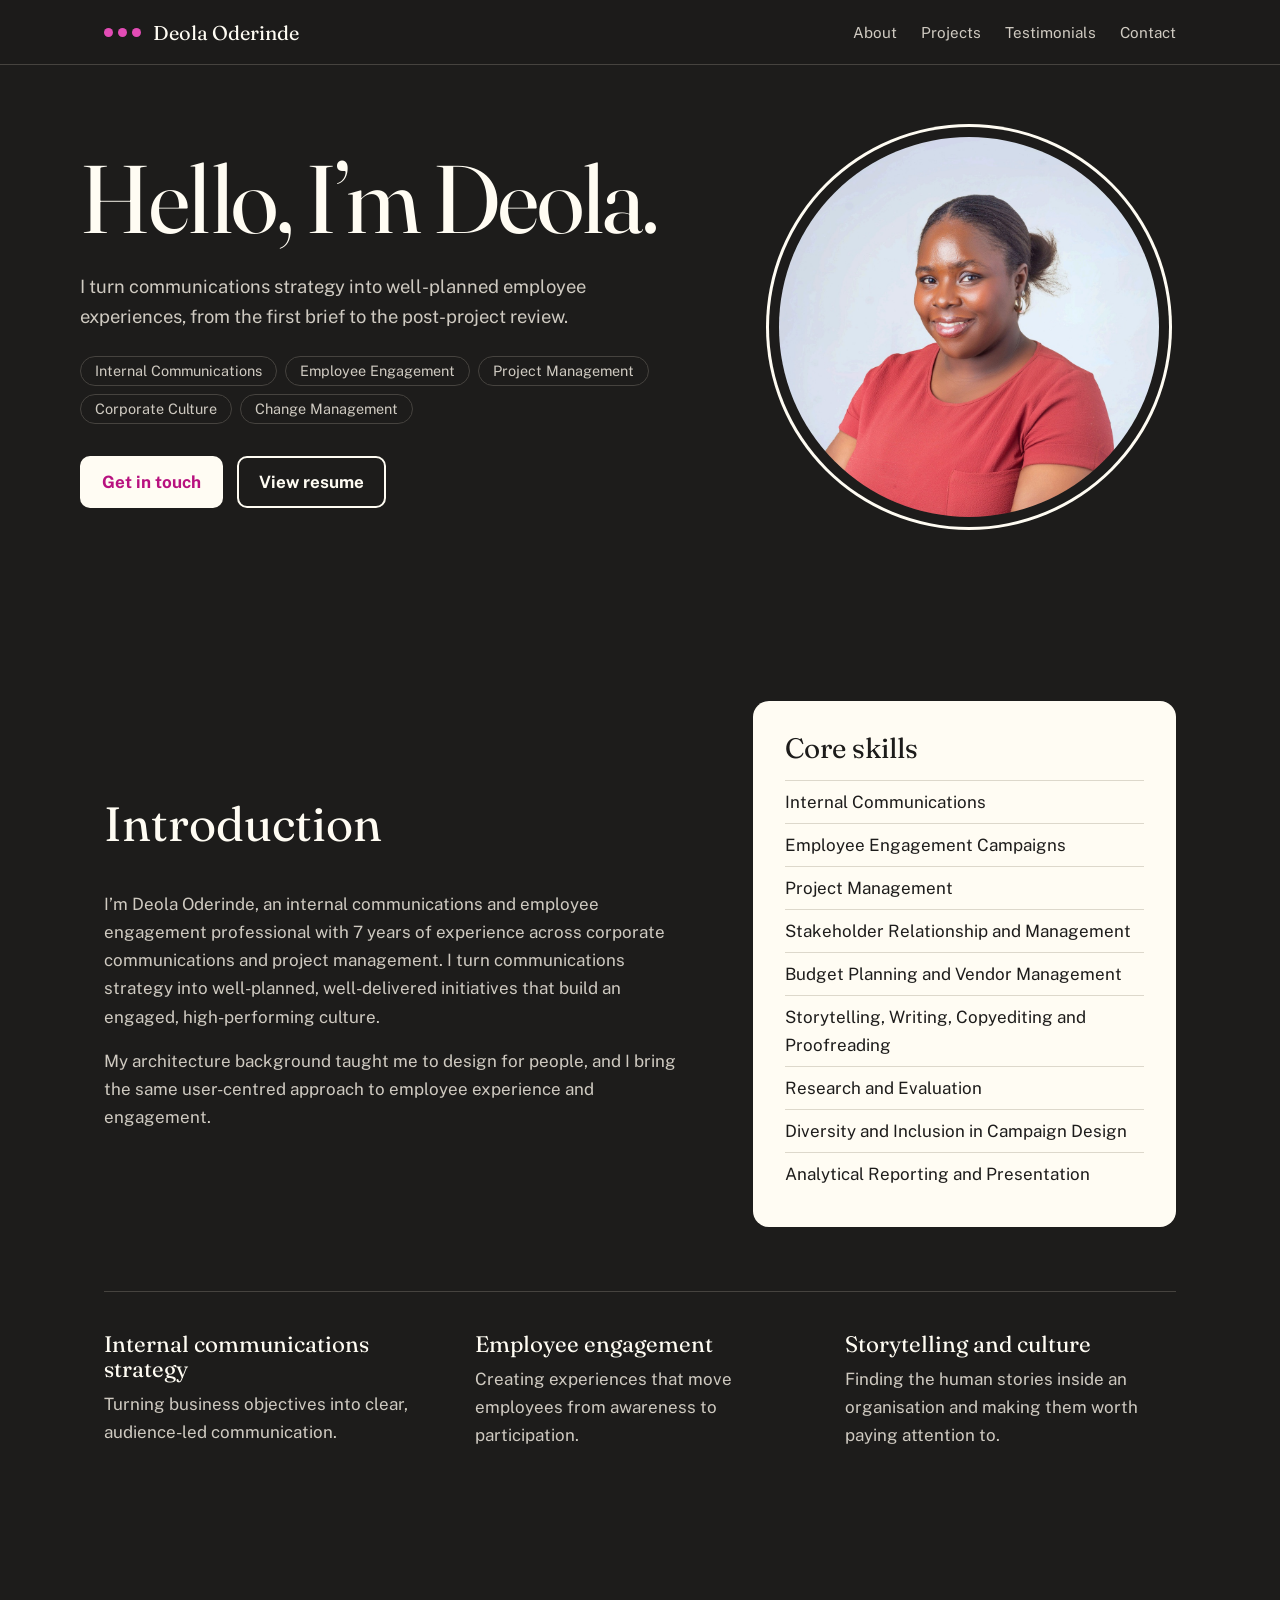
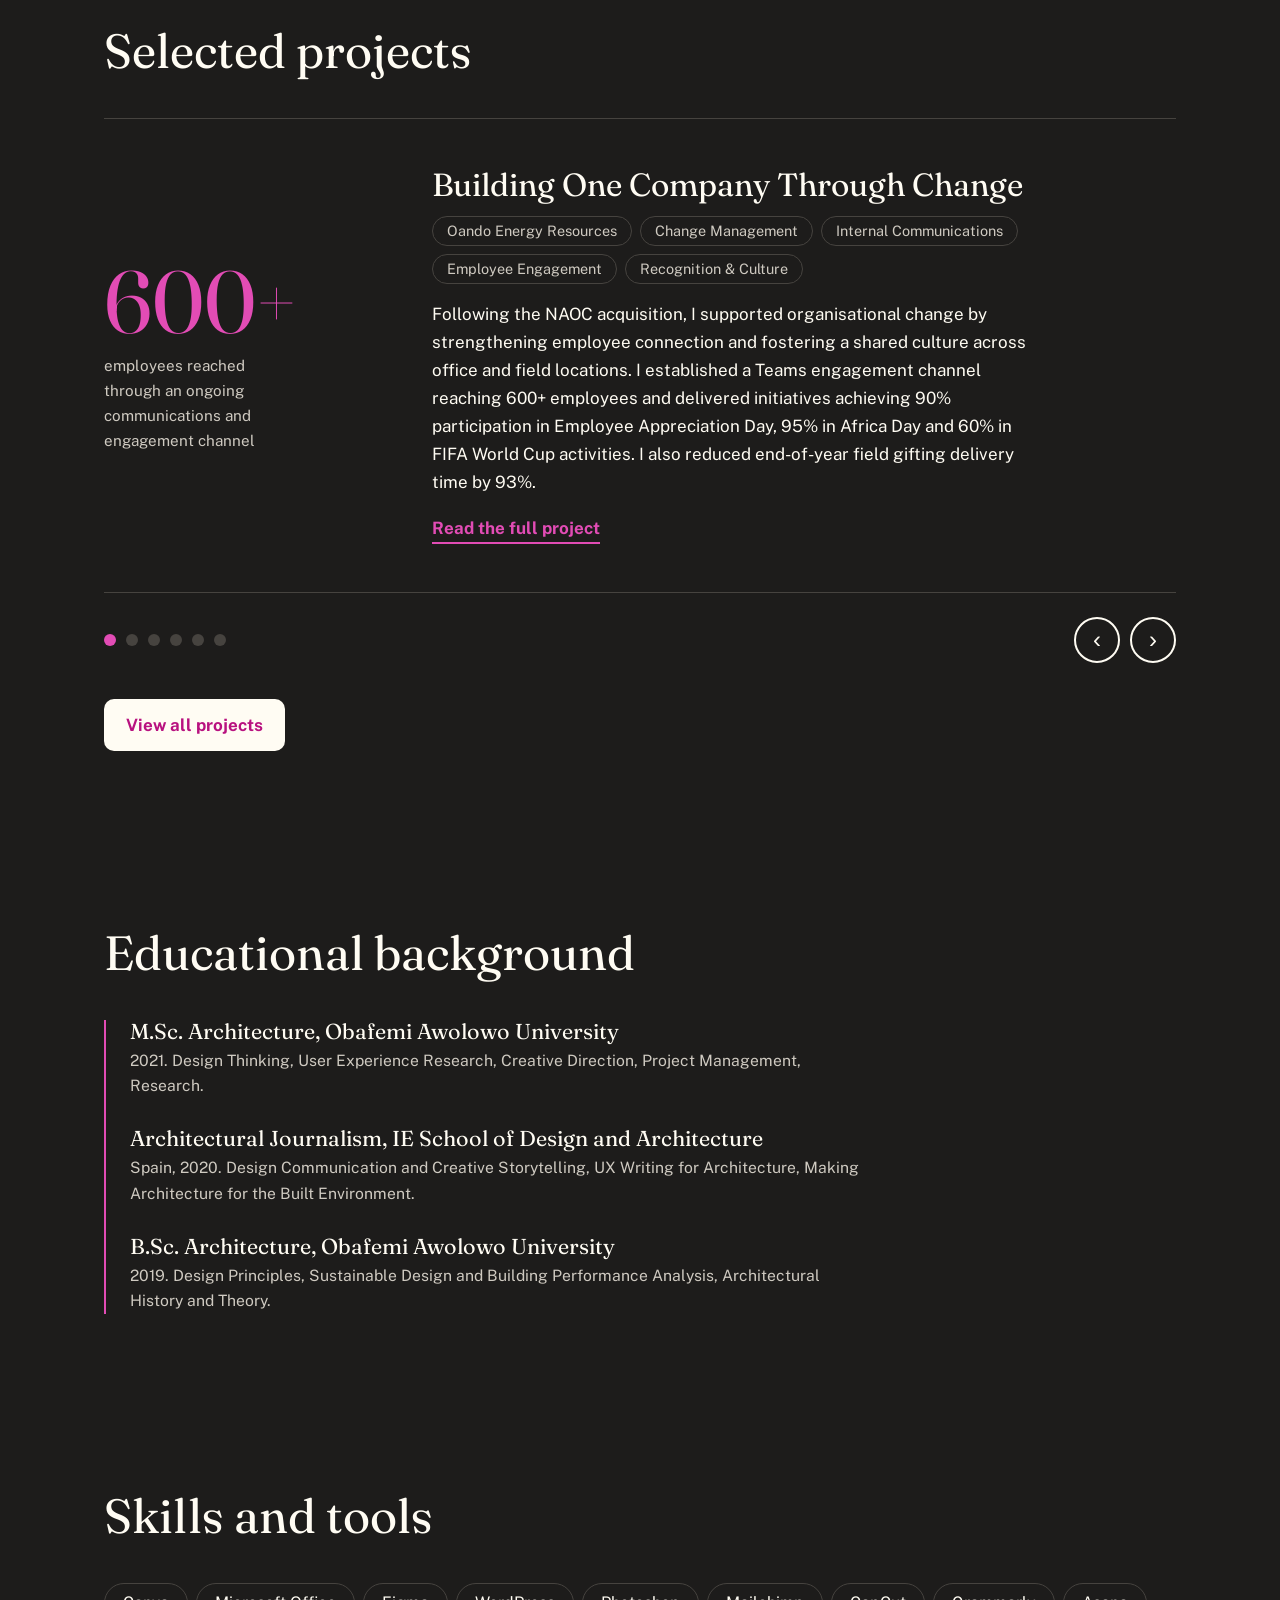
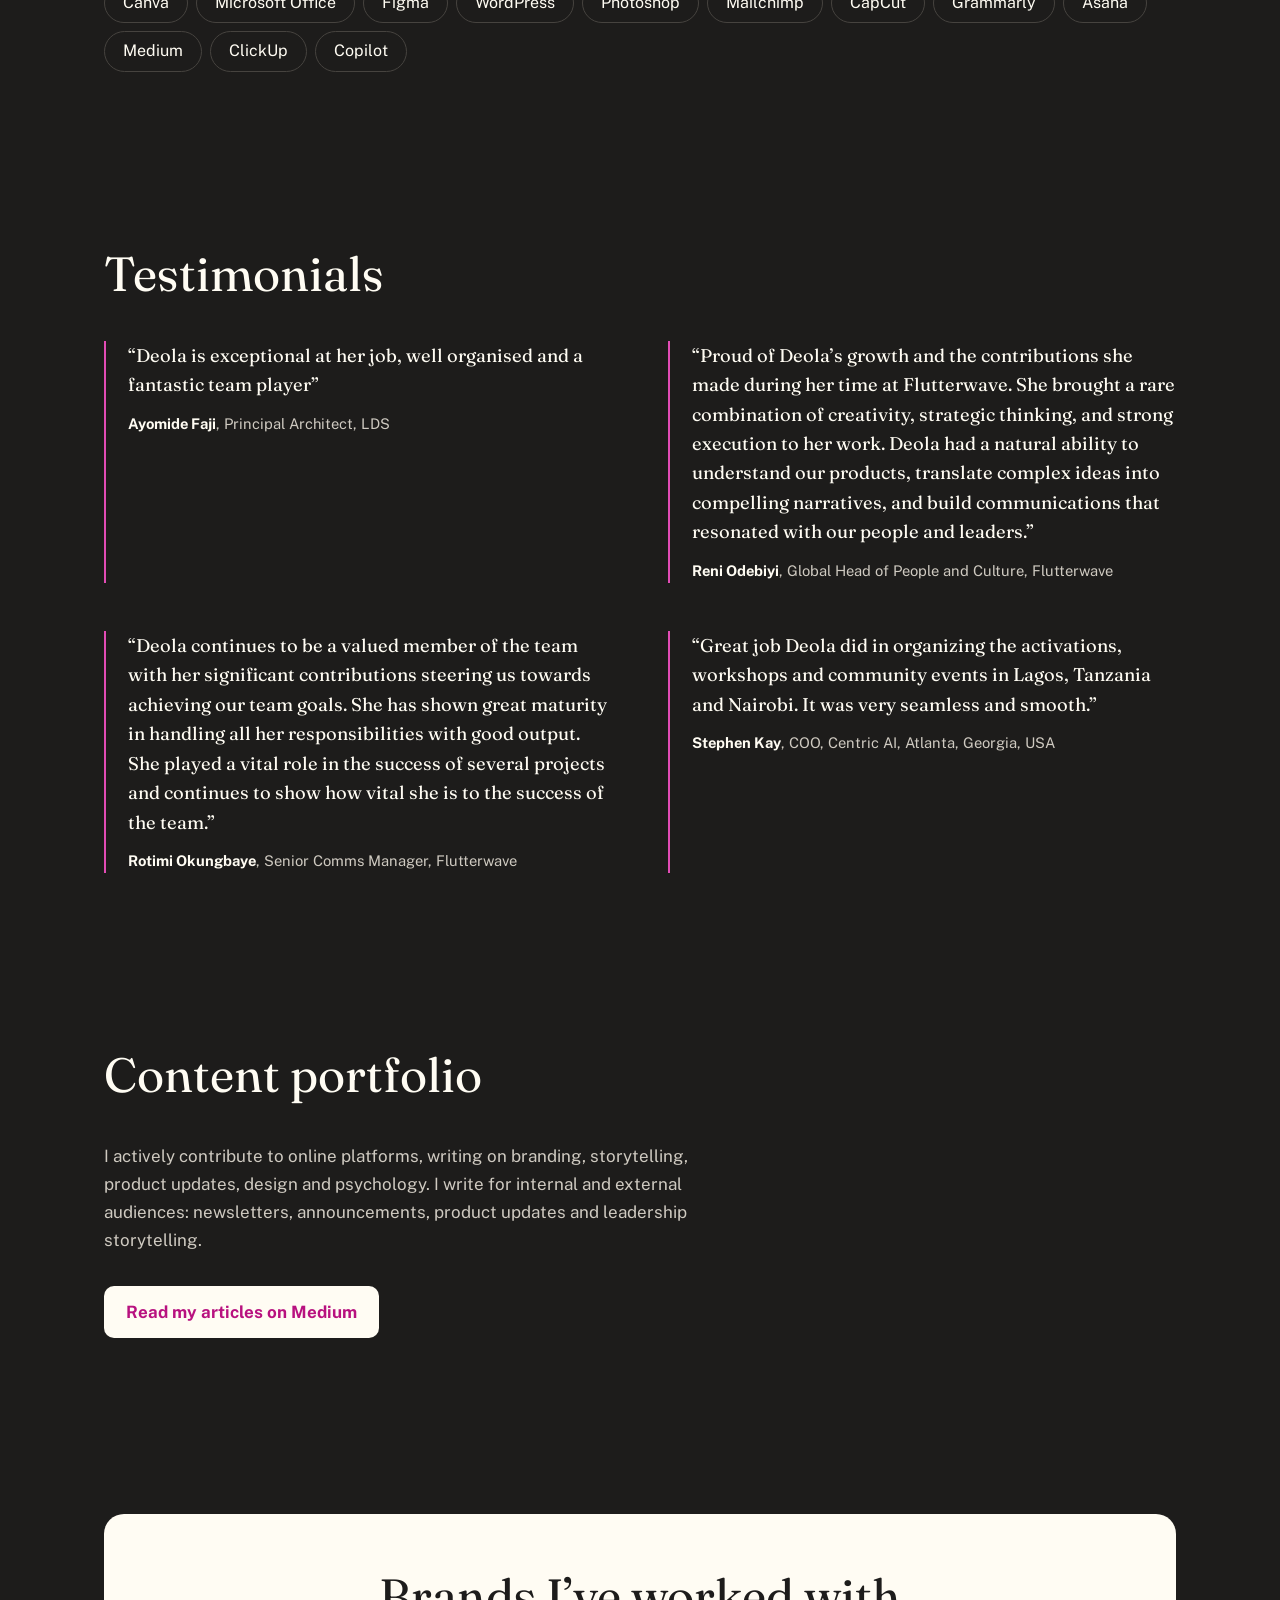
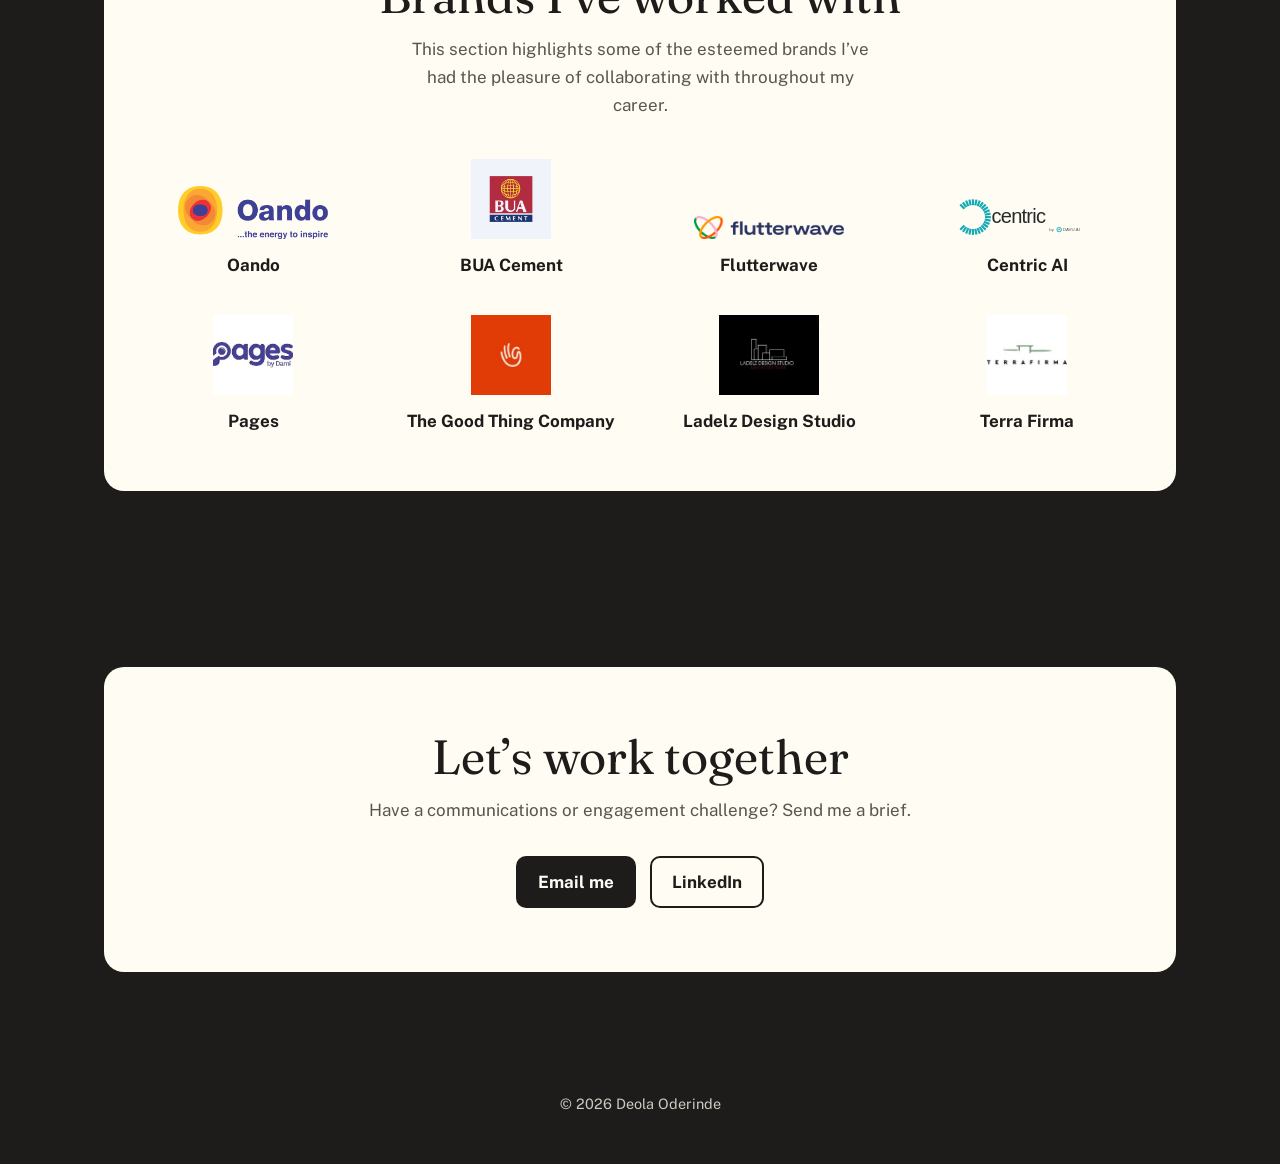
<file: index.html>
<!doctype html>
<html lang="en">
<head>
<meta charset="utf-8">
<meta name="viewport" content="width=device-width,initial-scale=1">
<title>Deola Oderinde | Internal Communications and Employee Engagement</title>
<meta name="description" content="Internal communications and employee engagement professional with 7 years of experience in corporate communications and project management.">
<meta name="theme-color" content="#1d1c1b">
<link rel="preconnect" href="https://fonts.googleapis.com">
<link rel="preconnect" href="https://fonts.gstatic.com" crossorigin>
<link href="https://fonts.googleapis.com/css2?family=Fraunces:opsz,wght@9..144,400;9..144,600&family=Public+Sans:wght@400;600;700&display=swap" rel="stylesheet">
<link rel="stylesheet" href="styles.css">
</head>
<body>
<header><div class="w">
<a class="logo" href="#top"><span class="dots"><i></i><i></i><i></i></span>Deola Oderinde</a>
<nav><a href="#about">About</a><a href="projects.html">Projects</a><a href="#praise">Testimonials</a><a class="keep" href="#contact">Contact</a></nav>
</div></header>

<main id="top">
<div class="w hero">
<div>
<h1>Hello, I’m Deola.</h1>
<p class="lead">I turn communications strategy into well-planned employee experiences, from the first brief to the post-project review.</p>
<ul class="chips"><li>Internal Communications</li><li>Employee Engagement</li><li>Project Management</li><li>Corporate Culture</li><li>Change Management</li></ul>
<div class="btns"><a class="btn" href="#contact">Get in touch</a><a class="btn o" href="resume.pdf">View resume</a></div>
</div>
<div class="ph"><img src="images/deola.jpg" alt="Portrait of Deola Oderinde" onerror="this.replaceWith('DO')"></div>
</div>

<section id="about"><div class="w">
<div class="two">
<div class="intro-copy">
<h2>Introduction</h2>
<p>I’m Deola Oderinde, an internal communications and employee engagement professional with 7 years of experience across corporate communications and project management. I turn communications strategy into well-planned, well-delivered initiatives that build an engaged, high-performing culture.</p>
<p>My architecture background taught me to design for people, and I bring the same user-centred approach to employee experience and engagement.</p>
</div>
<div class="panel"><h3>Core skills</h3><ul id="skills"></ul></div>
</div>
<div class="do">
<div><h3>Internal communications strategy</h3><p>Turning business objectives into clear, audience-led communication.</p></div>
<div><h3>Employee engagement</h3><p>Creating experiences that move employees from awareness to participation.</p></div>
<div><h3>Storytelling and culture</h3><p>Finding the human stories inside an organisation and making them worth paying attention to.</p></div>
</div>
</div></section>

<section id="work"><div class="w">
<h2>Selected projects</h2>
<div class="car" role="region" aria-roledescription="carousel" aria-label="Selected projects">
<div class="track" id="track"></div>
<div class="ctl"><div class="pg" id="pg"></div><div class="arr"><button id="prev" aria-label="Previous project">‹</button><button id="next" aria-label="Next project">›</button></div></div>
</div>
<div class="btns"><a class="btn" href="projects.html">View all projects</a></div>
</div></section>

<section><div class="w">
<h2>Educational background</h2>
<div class="edu">
<div><h3>M.Sc. Architecture, Obafemi Awolowo University</h3><p>2021. Design Thinking, User Experience Research, Creative Direction, Project Management, Research.</p></div>
<div><h3>Architectural Journalism, IE School of Design and Architecture</h3><p>Spain, 2020. Design Communication and Creative Storytelling, UX Writing for Architecture, Making Architecture for the Built Environment.</p></div>
<div><h3>B.Sc. Architecture, Obafemi Awolowo University</h3><p>2019. Design Principles, Sustainable Design and Building Performance Analysis, Architectural History and Theory.</p></div>
</div>
</div></section>

<section class="tools"><div class="w">
<h2>Skills and tools</h2>
<ul class="chips" id="tools"></ul>
</div></section>

<section id="praise"><div class="w">
<h2>Testimonials</h2>
<div class="q" id="quotes"></div>
</div></section>

<section><div class="w two one">
<div><h2>Content portfolio</h2>
<p>I actively contribute to online platforms, writing on branding, storytelling, product updates, design and psychology. I write for internal and external audiences: newsletters, announcements, product updates and leadership storytelling.</p>
<div class="btns"><a class="btn" href="https://medium.com/@adeolaoderinde3">Read my articles on Medium</a></div></div>

</div></section>

<section><div class="w"><div class="bp"><h2>Brands I’ve worked with</h2><p>This section highlights some of the esteemed brands I’ve had the pleasure of collaborating with throughout my career.</p><ul class="bg" id="brands"></ul></div></div></section>

<section id="contact"><div class="w"><div class="cta">
<h2>Let’s work together</h2>
<p>Have a communications or engagement challenge? Send me a brief.</p>
<div class="btns"><a class="btn" href="mailto:adeolaoderinde3@gmail.com">Email me</a><a class="btn o" href="https://www.linkedin.com/in/arc-deola-oderinde-600a11168">LinkedIn</a></div>
</div></div></section>
</main>
<footer class="f"><div class="w">© <span id="yr"></span> Deola Oderinde</div></footer>

<script src="projects.js"></script>
<script>
document.getElementById('skills').innerHTML=L(['Internal Communications','Employee Engagement Campaigns','Project Management','Stakeholder Relationship and Management','Budget Planning and Vendor Management','Storytelling, Writing, Copyediting and Proofreading','Research and Evaluation','Diversity and Inclusion in Campaign Design','Analytical Reporting and Presentation'],s=>`<li>${s}</li>`);
document.getElementById('tools').innerHTML=L(['Canva','Microsoft Office','Figma','WordPress','Photoshop','Mailchimp','CapCut','Grammarly','Asana','Medium','ClickUp','Copilot'],s=>`<li>${s}</li>`);
document.getElementById('brands').innerHTML=L(['Oando','BUA Cement','Flutterwave','Centric AI','Pages','The Good Thing Company','Ladelz Design Studio','Terra Firma'],s=>`<li><img src="images/brands/${s==='Centric AI'?'centric-ai.svg':s.toLowerCase().replace(/[^a-z0-9]+/g,'-')+'.png'}" alt="${s} logo" onerror="this.remove()"><span>${s}</span></li>`);
document.getElementById('quotes').innerHTML=L([
['Deola is exceptional at her job, well organised and a fantastic team player','Ayomide Faji','Principal Architect, LDS'],
['Proud of Deola’s growth and the contributions she made during her time at Flutterwave. She brought a rare combination of creativity, strategic thinking, and strong execution to her work. Deola had a natural ability to understand our products, translate complex ideas into compelling narratives, and build communications that resonated with our people and leaders.','Reni Odebiyi','Global Head of People and Culture, Flutterwave'],
['Deola continues to be a valued member of the team with her significant contributions steering us towards achieving our team goals. She has shown great maturity in handling all her responsibilities with good output. She played a vital role in the success of several projects and continues to show how vital she is to the success of the team.','Rotimi Okungbaye','Senior Comms Manager, Flutterwave'],
['Great job Deola did in organizing the activations, workshops and community events in Lagos, Tanzania and Nairobi. It was very seamless and smooth.','Stephen Kay','COO, Centric AI, Atlanta, Georgia, USA']
],q=>`<blockquote><p>“${q[0]}”</p><footer><b>${q[1]}</b>, ${q[2]}</footer></blockquote>`);
const tr=document.getElementById('track'),pg=document.getElementById('pg');
slides(tr);pg.innerHTML=L(P,(p,i)=>`<button aria-label="Show project ${i+1}"></button>`);
const cur=()=>Math.round(tr.scrollLeft/tr.clientWidth),
go=i=>tr.scrollTo({left:((i+P.length)%P.length)*tr.clientWidth,behavior:matchMedia('(prefers-reduced-motion:reduce)').matches?'auto':'smooth'}),
mark=()=>[...pg.children].forEach((d,i)=>d.setAttribute('aria-current',i===cur()));
tr.addEventListener('scroll',mark);mark();
[...pg.children].forEach((d,i)=>d.onclick=()=>go(i));
document.getElementById('prev').onclick=()=>go(cur()-1);
document.getElementById('next').onclick=()=>go(cur()+1);
document.getElementById('yr').textContent=new Date().getFullYear();
</script>
</body>
</html>
</file>
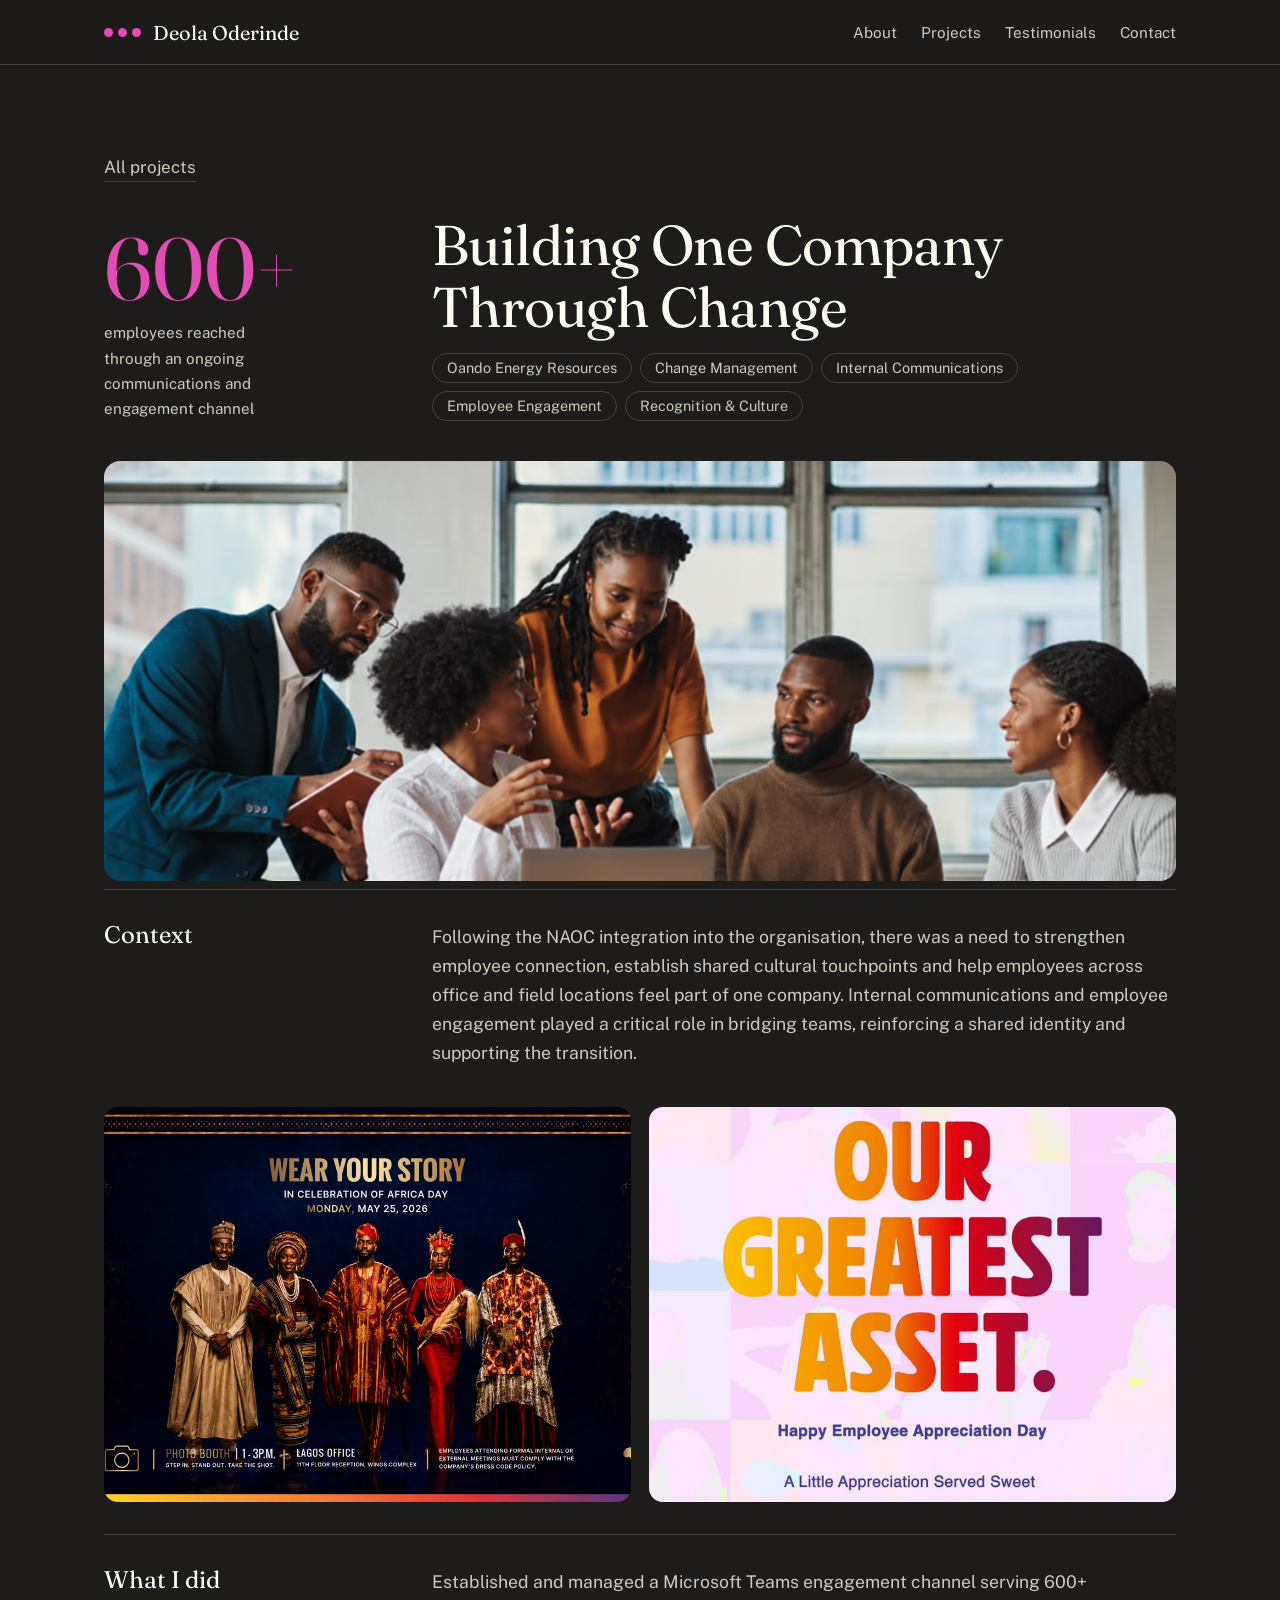
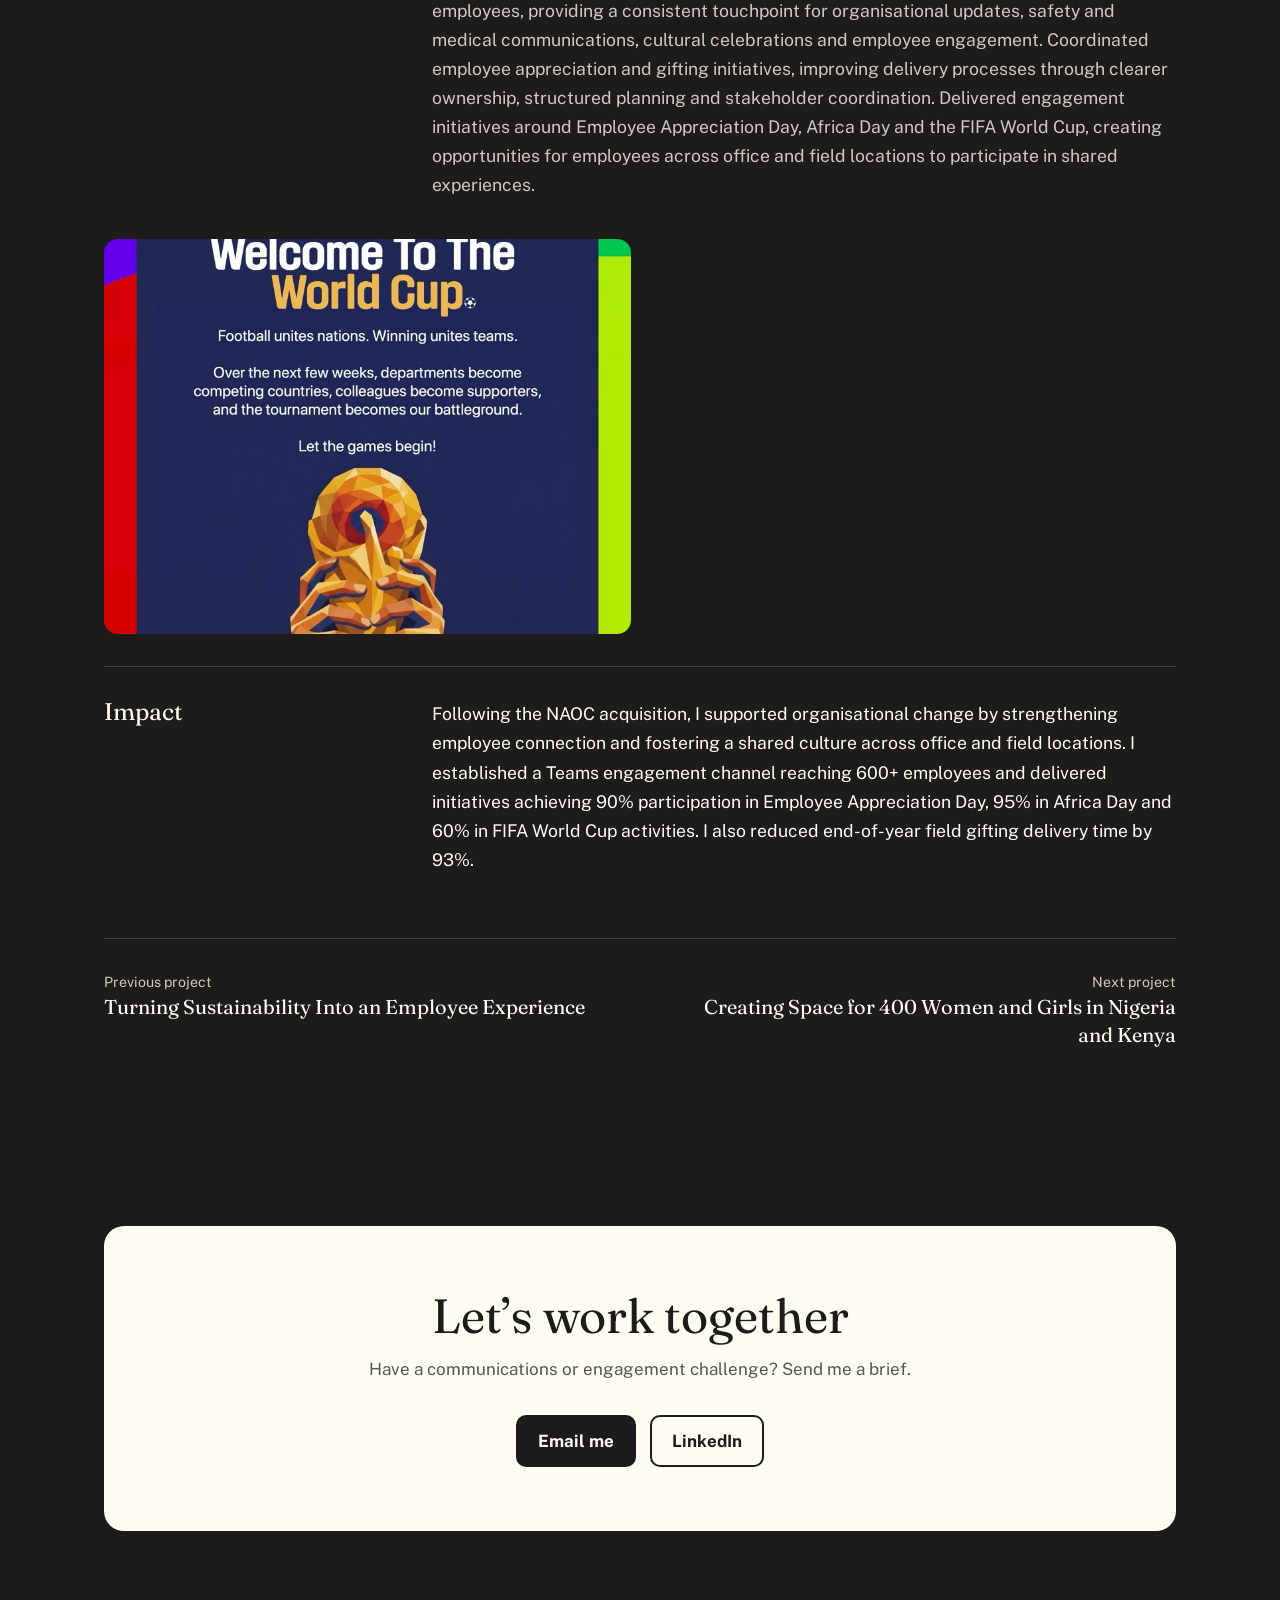
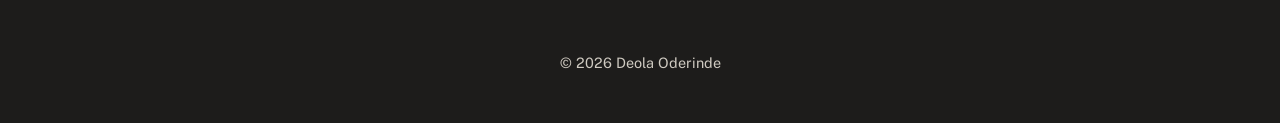
<file: project.html>
<!doctype html>
<html lang="en">
<head>
<meta charset="utf-8">
<meta name="viewport" content="width=device-width,initial-scale=1">
<title>Project | Deola Oderinde</title>
<meta name="description" content="Internal communications and employee engagement professional with 7 years of experience in corporate communications and project management.">
<meta name="theme-color" content="#1d1c1b">
<link rel="preconnect" href="https://fonts.googleapis.com">
<link rel="preconnect" href="https://fonts.gstatic.com" crossorigin>
<link href="https://fonts.googleapis.com/css2?family=Fraunces:opsz,wght@9..144,400;9..144,600&family=Public+Sans:wght@400;600;700&display=swap" rel="stylesheet">
<link rel="stylesheet" href="styles.css">
</head>
<body>
<header><div class="w">
<a class="logo" href="index.html"><span class="dots"><i></i><i></i><i></i></span>Deola Oderinde</a>
<nav><a href="index.html#about">About</a><a href="projects.html">Projects</a><a href="index.html#praise">Testimonials</a><a class="keep" href="index.html#contact">Contact</a></nav>
</div></header>
<main id="top"><section><div class="w"><div id="brief"></div></div></section>
<section id="contact"><div class="w"><div class="cta">
<h2>Let’s work together</h2>
<p>Have a communications or engagement challenge? Send me a brief.</p>
<div class="btns"><a class="btn" href="mailto:adeolaoderinde3@gmail.com">Email me</a><a class="btn o" href="https://www.linkedin.com/in/arc-deola-oderinde-600a11168">LinkedIn</a></div>
</div></div></section>
</main>
<footer class="f"><div class="w">© <span id="yr"></span> Deola Oderinde</div></footer>

<script src="projects.js"></script>
<script>brief(document.getElementById("brief"));document.getElementById("yr").textContent=new Date().getFullYear();</script>
</body>
</html>
</file>
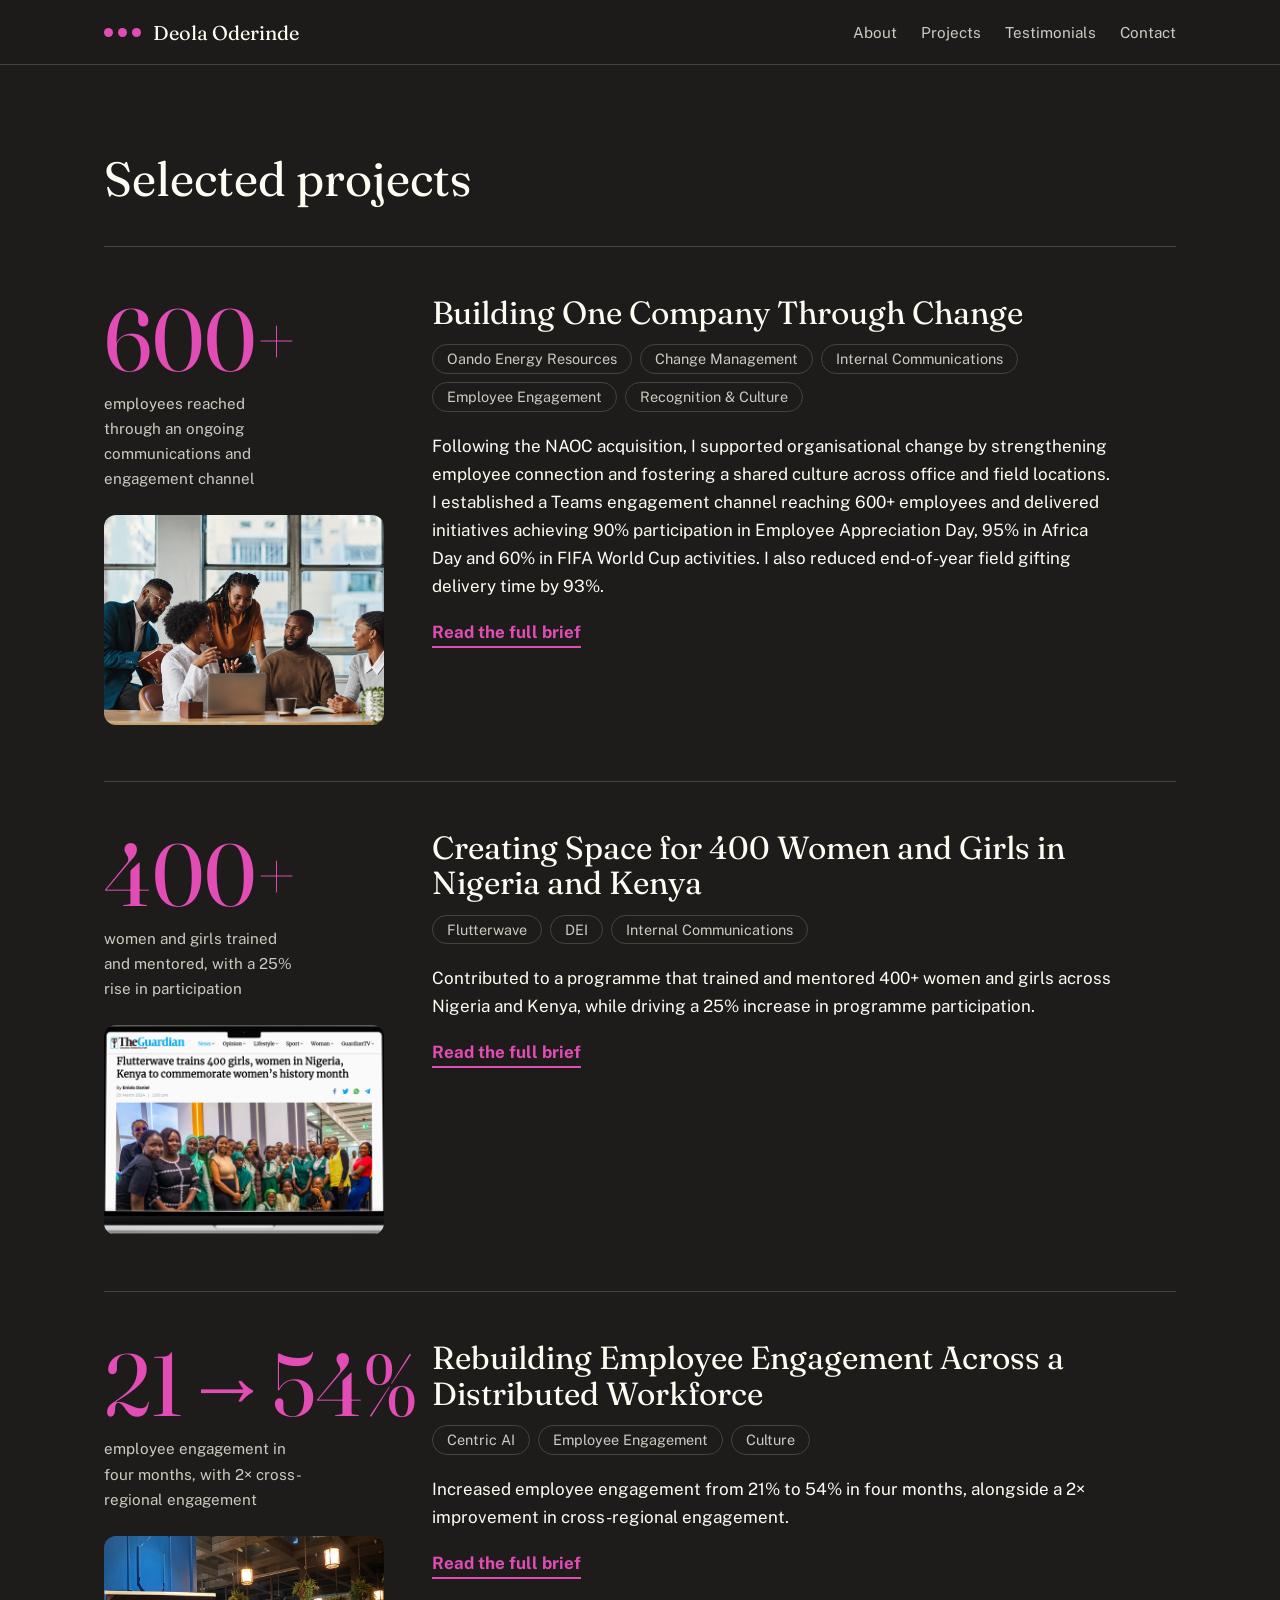
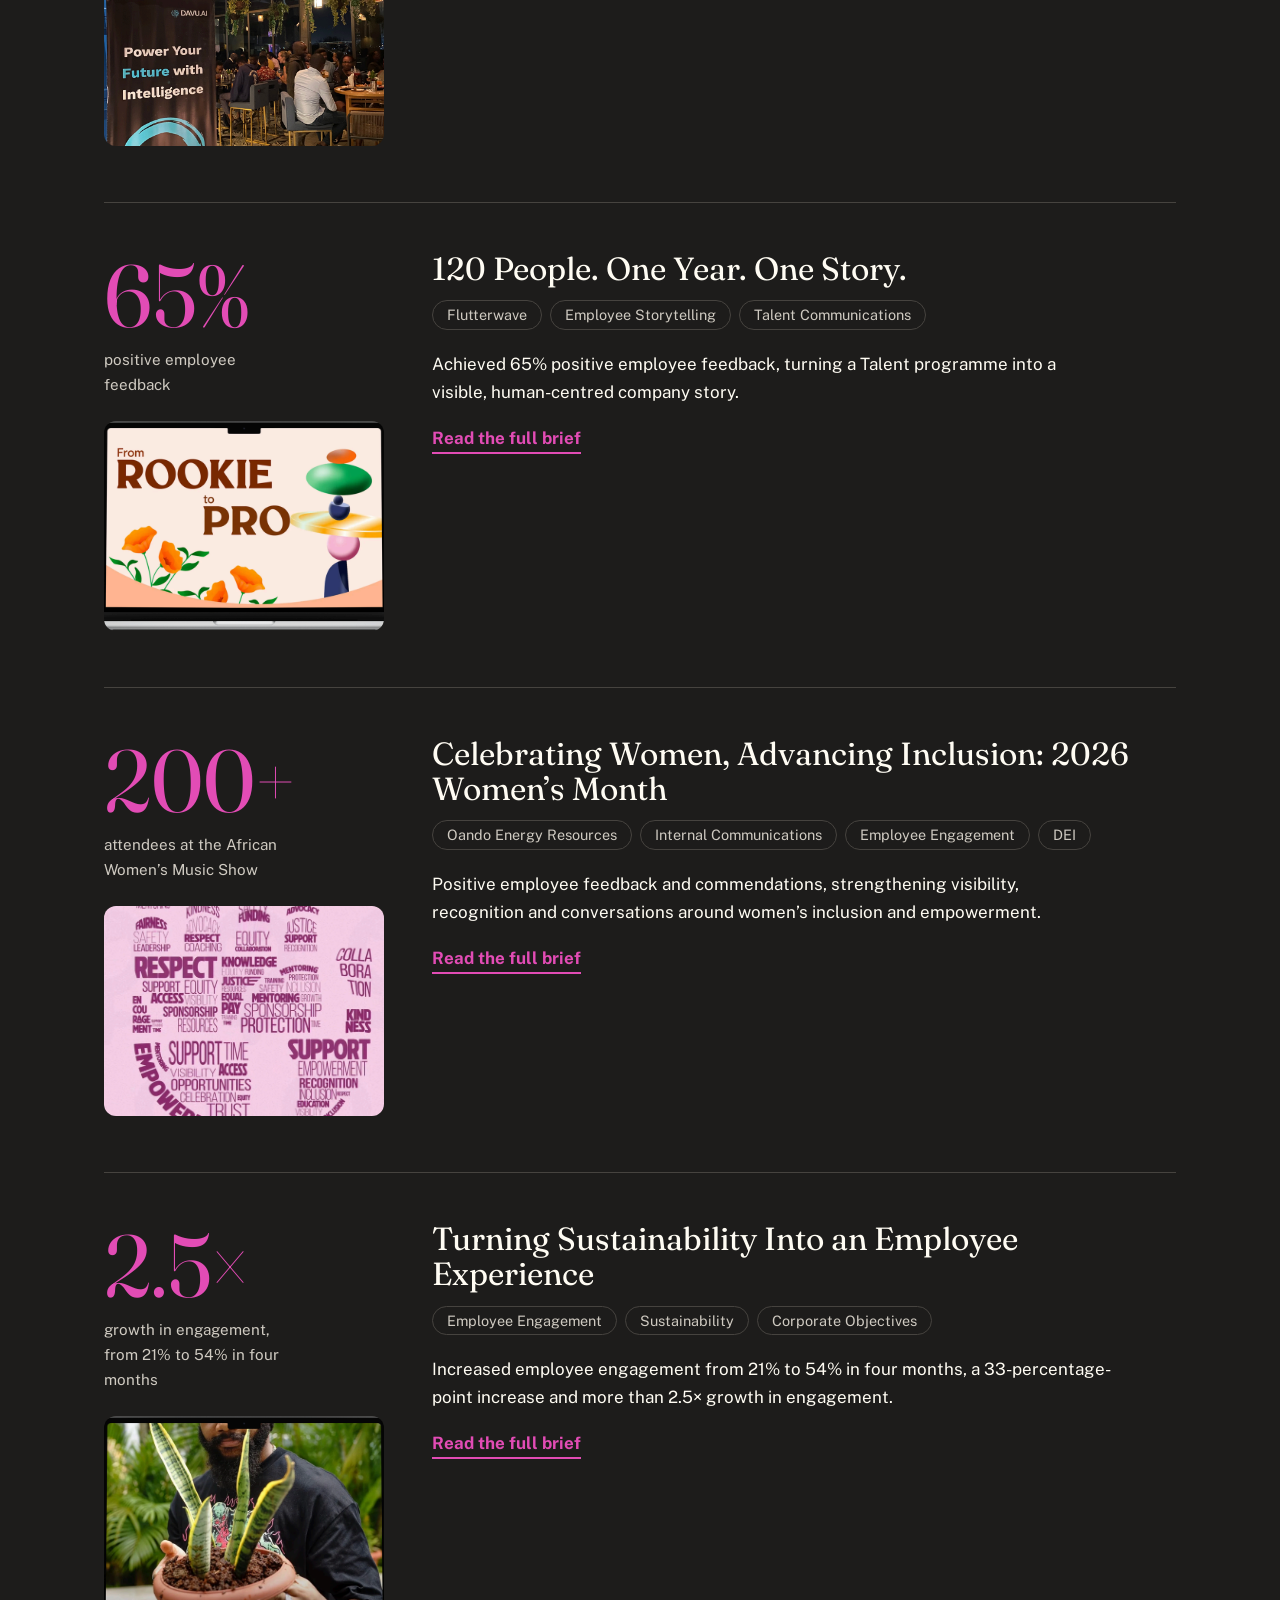
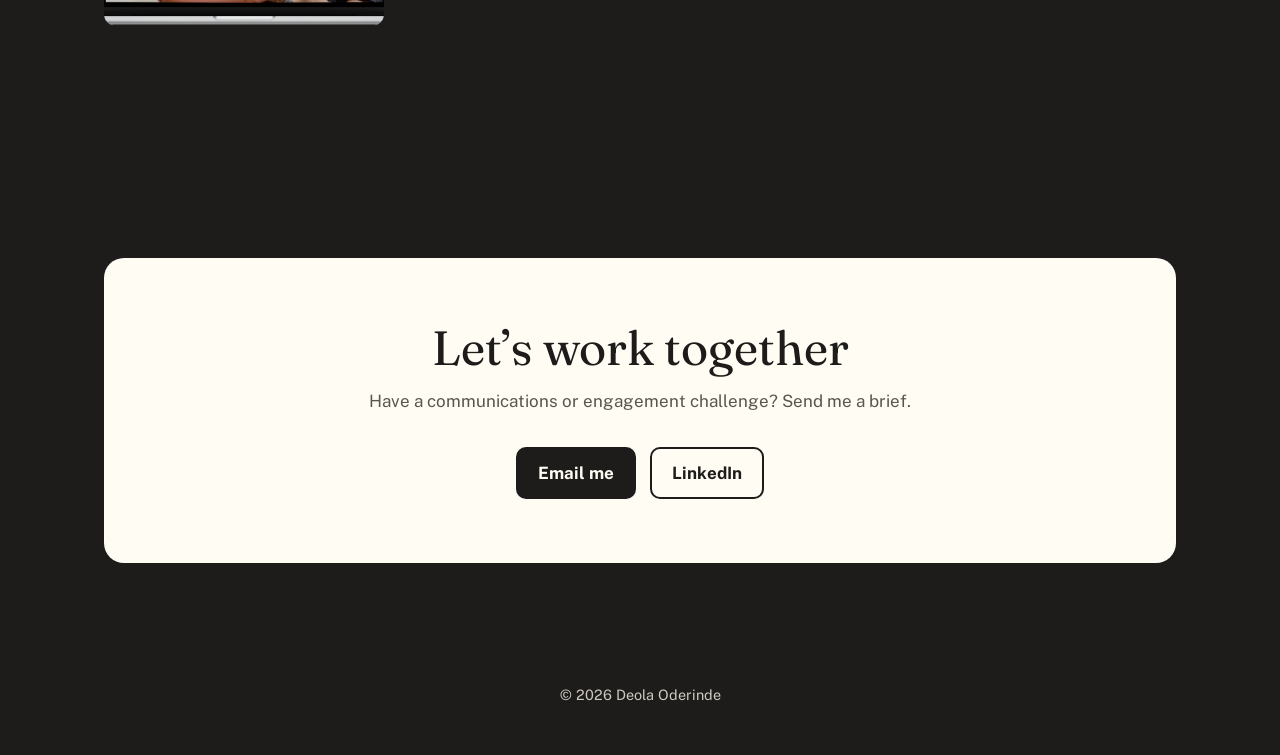
<file: projects.html>
<!doctype html>
<html lang="en">
<head>
<meta charset="utf-8">
<meta name="viewport" content="width=device-width,initial-scale=1">
<title>Projects | Deola Oderinde</title>
<meta name="description" content="Internal communications and employee engagement professional with 7 years of experience in corporate communications and project management.">
<meta name="theme-color" content="#1d1c1b">
<link rel="preconnect" href="https://fonts.googleapis.com">
<link rel="preconnect" href="https://fonts.gstatic.com" crossorigin>
<link href="https://fonts.googleapis.com/css2?family=Fraunces:opsz,wght@9..144,400;9..144,600&family=Public+Sans:wght@400;600;700&display=swap" rel="stylesheet">
<link rel="stylesheet" href="styles.css">
</head>
<body>
<header><div class="w">
<a class="logo" href="index.html"><span class="dots"><i></i><i></i><i></i></span>Deola Oderinde</a>
<nav><a href="index.html#about">About</a><a href="projects.html">Projects</a><a href="index.html#praise">Testimonials</a><a class="keep" href="index.html#contact">Contact</a></nav>
</div></header>
<main id="top"><section><div class="w"><h2>Selected projects</h2><div id="projects"></div></div></section>
<section id="contact"><div class="w"><div class="cta">
<h2>Let’s work together</h2>
<p>Have a communications or engagement challenge? Send me a brief.</p>
<div class="btns"><a class="btn" href="mailto:adeolaoderinde3@gmail.com">Email me</a><a class="btn o" href="https://www.linkedin.com/in/arc-deola-oderinde-600a11168">LinkedIn</a></div>
</div></div></section>
</main>
<footer class="f"><div class="w">© <span id="yr"></span> Deola Oderinde</div></footer>

<script src="projects.js"></script>
<script>rows(document.getElementById("projects"));document.getElementById("yr").textContent=new Date().getFullYear();const h=location.hash&&document.querySelector(location.hash);if(h)h.scrollIntoView();</script>
</body>
</html>
</file>
<file: styles.css>
*{box-sizing:border-box;margin:0}
html{scroll-behavior:smooth}
:root{color-scheme:dark;--bg:#1d1c1b;--bg2:#2a2827;--cream:#fffcf3;--pink:#e24cb5;--deep:#b8117f;--mut:#cfcac1;--line:#46433f;--serif:'Fraunces',Georgia,serif;--sans:'Public Sans',system-ui,sans-serif}
body{background:var(--bg);color:var(--cream);font:400 1.0625rem/1.65 var(--sans)}
a{color:inherit}
:focus-visible{outline:3px solid var(--pink);outline-offset:3px}
.w{max-width:1120px;margin:0 auto;padding:0 24px}
section{padding:88px 0}
h1,h2,h3{font-family:var(--serif);font-weight:400;line-height:1.1}
h2{font-size:clamp(2rem,4vw,3rem);margin-bottom:40px}
header{position:sticky;top:0;z-index:5;background:rgba(29,28,27,.94);border-bottom:1px solid var(--line)}
header .w{display:flex;justify-content:space-between;align-items:center;height:64px}
.logo{display:flex;align-items:center;gap:12px;font:400 1.25rem var(--serif);text-decoration:none}
.dots{display:flex;gap:5px}.dots i{width:9px;height:9px;border-radius:50%;background:var(--pink)}
nav a{margin-left:24px;text-decoration:none;color:var(--mut);font-size:.95rem}
nav a:hover{color:var(--cream)}
.btn{display:inline-block;padding:12px 22px;border-radius:10px;font-weight:700;text-decoration:none;background:var(--cream);color:var(--deep)}
.btn.o{background:none;color:var(--cream);border:2px solid var(--cream);padding:10px 20px}
.btns{display:flex;flex-wrap:wrap;gap:14px;margin-top:32px}
.chips{display:flex;flex-wrap:wrap;gap:8px;list-style:none;padding:0}
.chips li{border:1px solid var(--line);border-radius:99px;padding:2px 14px;font-size:.9rem;color:var(--mut)}
.hero{display:grid;grid-template-columns:1.3fr 1fr;gap:56px;align-items:center;padding:72px 0 96px}
.hero h1{font-size:clamp(3.2rem,8vw,6rem);letter-spacing:-.02em;margin-bottom:20px}
.lead{font-size:1.15rem;color:var(--mut);max-width:30em;margin-bottom:24px}
.ph{width:min(100%,380px);aspect-ratio:1;margin:0 auto;border-radius:50%;background:var(--bg2);display:grid;place-items:center;font:400 4rem var(--serif);overflow:hidden;box-shadow:0 0 0 10px var(--bg),0 0 0 13px var(--cream)}
.ph img{width:100%;height:100%;object-fit:cover}
.hero>*{animation:up .8s both}.hero>:last-child{animation-delay:.25s}
@keyframes up{from{opacity:0;transform:translateY(18px)}}
@media(prefers-reduced-motion:reduce){.hero>*{animation:none}html{scroll-behavior:auto}}
.two{display:grid;grid-template-columns:1.4fr 1fr;gap:56px;align-items:start}
.two p+p{margin-top:16px}.two p{color:var(--mut);max-width:62ch}
.panel{background:var(--cream);color:var(--bg);border-radius:16px;padding:32px}
.panel h3{font-size:1.75rem;margin-bottom:16px}.panel li{padding:7px 0;border-top:1px solid #ddd8cb;list-style:none}
.panel ul{padding:0}
.do{display:grid;grid-template-columns:repeat(3,1fr);gap:40px;margin-top:64px;padding-top:40px;border-top:1px solid var(--line)}
.do h3{font-size:1.4rem;margin-bottom:8px}.do p{color:var(--mut)}
.row{display:grid;grid-template-columns:280px 1fr;gap:48px;padding:48px 0;border-top:1px solid var(--line)}
.m b{display:block;font:400 clamp(3.5rem,7vw,5.5rem)/1 var(--serif);color:var(--pink)}
.m span{display:block;color:var(--mut);font-size:.95rem;max-width:22ch;margin-top:8px}
.m img{width:100%;aspect-ratio:4/3;object-fit:cover;border-radius:12px;margin-top:24px}
.row h3{font-size:clamp(1.5rem,2.6vw,2rem);margin-bottom:14px}
.row .chips{margin-bottom:20px}
.row h4{font:700 .95rem var(--sans);margin:18px 0 2px}
.row p{color:var(--mut);max-width:68ch}.row p.imp{color:var(--cream)}
.edu{border-left:2px solid var(--pink);padding-left:24px;display:grid;gap:28px;max-width:760px}
.edu h3{font-size:1.35rem;margin-bottom:4px}.edu p{color:var(--mut);font-size:.98rem}
.tools .chips li{font-size:1rem;padding:6px 18px;color:var(--cream)}
.q{display:grid;grid-template-columns:1fr 1fr;gap:48px 56px}
blockquote{border-left:2px solid var(--pink);padding-left:22px}
blockquote p{font:400 1.15rem/1.6 var(--serif);margin-bottom:12px}
blockquote footer{font-size:.92rem;color:var(--mut)}blockquote b{color:var(--cream)}
.brands{display:flex;flex-wrap:wrap;gap:14px 40px;list-style:none;padding:0;font:400 1.6rem var(--serif)}
.cta{background:var(--cream);color:var(--bg);border-radius:20px;padding:64px 32px;text-align:center}
.cta h2{margin-bottom:12px}.cta p{color:#59554f;margin-bottom:8px}
.cta .btn{background:var(--bg);color:var(--cream)}.cta .btn.o{background:none;color:var(--bg);border-color:var(--bg)}
.cta .btns{justify-content:center}
footer.f{padding:32px 0 48px;color:var(--mut);font-size:.9rem;text-align:center}
@media(max-width:820px){.hero,.two,.do,.q,.row{grid-template-columns:1fr}.hero{padding-top:40px}.row{gap:20px}.ph{width:min(70%,300px)}nav a:not(.keep){display:none}section{padding:64px 0}}
.row{scroll-margin-top:88px}
.track{display:flex;overflow-x:auto;scroll-snap-type:x mandatory;scrollbar-width:none}
.track::-webkit-scrollbar{display:none}
.slide{flex:0 0 100%;scroll-snap-align:start;display:grid;grid-template-columns:280px 1fr;gap:48px;padding:48px 0;border-top:1px solid var(--line);border-bottom:1px solid var(--line);text-decoration:none;align-items:center}
.slide h3{font-size:clamp(1.5rem,2.6vw,2rem);margin-bottom:14px}
.slide .chips{margin-bottom:16px}
.slide p{color:var(--cream);max-width:60ch}
.more{display:inline-block;margin-top:18px;color:var(--pink);font-weight:700;border-bottom:2px solid var(--pink)}
.ctl{display:flex;justify-content:space-between;align-items:center;margin:24px 0 36px}
.pg button{width:12px;height:12px;margin-right:10px;padding:0;border:0;border-radius:50%;background:var(--line);cursor:pointer}
.pg button[aria-current=true]{background:var(--pink)}
.arr button{width:46px;height:46px;margin-left:10px;border-radius:50%;border:2px solid var(--cream);background:none;color:var(--cream);font-size:1.5rem;line-height:1;cursor:pointer}
.arr button:hover{background:var(--cream);color:var(--bg)}
@media(max-width:820px){.slide{grid-template-columns:1fr;gap:20px}}

.row h3 a{text-decoration:none}.more{text-decoration:none}
.back{display:inline-block;margin-bottom:32px;color:var(--mut);text-decoration:none;border-bottom:1px solid var(--line)}
.dh{display:grid;grid-template-columns:280px 1fr;gap:48px;align-items:end;padding-bottom:40px}
.dh h1{font-size:clamp(2rem,4.5vw,3.5rem);letter-spacing:-.01em;margin-bottom:16px}
.cover{display:block;width:100%;max-height:420px;object-fit:cover;border-radius:16px;margin-bottom:8px}
.sec{display:grid;grid-template-columns:280px 1fr;gap:48px;padding:32px 0;border-top:1px solid var(--line)}
.sec h2{font-size:1.5rem;margin:0}
.sec p{color:var(--mut);max-width:68ch;font-size:1.1rem}.sec p.imp{color:var(--cream)}
.ev{list-style:none;padding:0;display:grid;gap:12px}.ev a{color:var(--pink);font-weight:700}
.pn{display:flex;justify-content:space-between;gap:24px;border-top:1px solid var(--line);padding-top:32px;margin-top:32px}
.pn a{text-decoration:none;max-width:46%}.pn a:last-child{text-align:right;margin-left:auto}
.pn small{display:block;color:var(--mut)}.pn span{font:400 1.25rem/1.3 var(--serif)}
.one{grid-template-columns:1fr}
.bp{background:var(--cream);color:var(--bg);border-radius:20px;padding:56px 32px;text-align:center}
.bp h2{margin-bottom:12px}.bp p{color:#59554f;max-width:48ch;margin:0 auto 40px}
.bg{list-style:none;padding:0;display:grid;grid-template-columns:repeat(4,1fr);gap:36px 24px;align-items:end}
.bg li{display:flex;flex-direction:column;align-items:center;justify-content:flex-end;gap:12px;font-weight:700}
.bg img{max-width:150px;max-height:80px;object-fit:contain}
@media(max-width:820px){.dh,.sec{grid-template-columns:1fr;gap:16px}.bg{grid-template-columns:repeat(2,1fr)}.pn{flex-direction:column}.pn a{max-width:100%}.pn a:last-child{text-align:left;margin-left:0}}

/* Phone-specific refinements */
@media (max-width: 480px) {
  .w {
    padding-left: 18px;
    padding-right: 18px;
  }

  body {
    font-size: 1rem;
    line-height: 1.6;
  }

  header .w {
    min-height: 60px;
    height: auto;
    gap: 12px;
  }

  .logo {
    font-size: 1.05rem;
    gap: 8px;
    white-space: nowrap;
  }

  nav a {
    font-size: 0.85rem;
    margin-left: 0;
  }

  section {
    padding: 44px 0;
  }

  .dh {
    gap: 20px;
    padding-bottom: 26px;
  }

  .dh h1 {
    font-size: clamp(2rem, 9vw, 2.8rem);
    line-height: 1.08;
    overflow-wrap: break-word;
  }

  .dh .m b {
    font-size: clamp(3rem, 13vw, 4rem);
  }

  .cover {
    width: 100%;
    height: auto;
    aspect-ratio: 16 / 9;
    max-height: 300px;
    object-fit: cover;
    object-position: center;
    border-radius: 12px;
    margin-bottom: 8px;
  }

  .sec {
    padding: 24px 0;
    gap: 10px;
  }

  .sec h2 {
    font-size: 1.35rem;
  }

  .sec p {
    font-size: 1rem;
    line-height: 1.7;
  }

  .chips {
    gap: 6px;
  }

  .chips li {
    font-size: 0.78rem;
    padding: 3px 10px;
    max-width: 100%;
  }

  .row {
    padding: 30px 0;
    gap: 18px;
  }

  .row .m img {
    aspect-ratio: 16 / 10;
    margin-top: 16px;
  }

  .pn {
    gap: 22px;
    padding-top: 24px;
  }

  .pn span {
    font-size: 1.1rem;
  }

  .back {
    margin-bottom: 24px;
  }

  .cta {
    padding: 36px 20px;
    border-radius: 14px;
  }

  .btns {
    gap: 10px;
  }

  .btn {
    padding: 11px 16px;
  }
}


/* Project detail image galleries */
.project-gallery{
  display:grid;
  grid-template-columns:repeat(2,minmax(0,1fr));
  gap:18px;
  margin:8px 0 32px;
}
.project-shot{
  margin:0;
  min-width:0;
  overflow:hidden;
  border-radius:14px;
  background:var(--bg2);
  aspect-ratio:4/3;
}
.project-shot img{
  display:block;
  width:100%;
  height:100%;
  object-fit:cover;
}
.project-shot--placeholder{
  display:flex;
  flex-direction:column;
  align-items:center;
  justify-content:center;
  gap:6px;
  border:1px dashed var(--line);
  color:var(--mut);
  text-align:center;
  padding:16px;
}
.project-shot--placeholder span{
  color:var(--cream);
  font:400 1.25rem var(--serif);
}
.project-shot--placeholder small{
  font-size:.78rem;
}
@media(max-width:600px){
  .project-gallery{grid-template-columns:1fr;gap:14px;margin-bottom:24px}
  .project-shot{aspect-ratio:16/10}
}


/* Centre the Introduction copy against the Core skills card */
#about .two{align-items:center}
</file>
